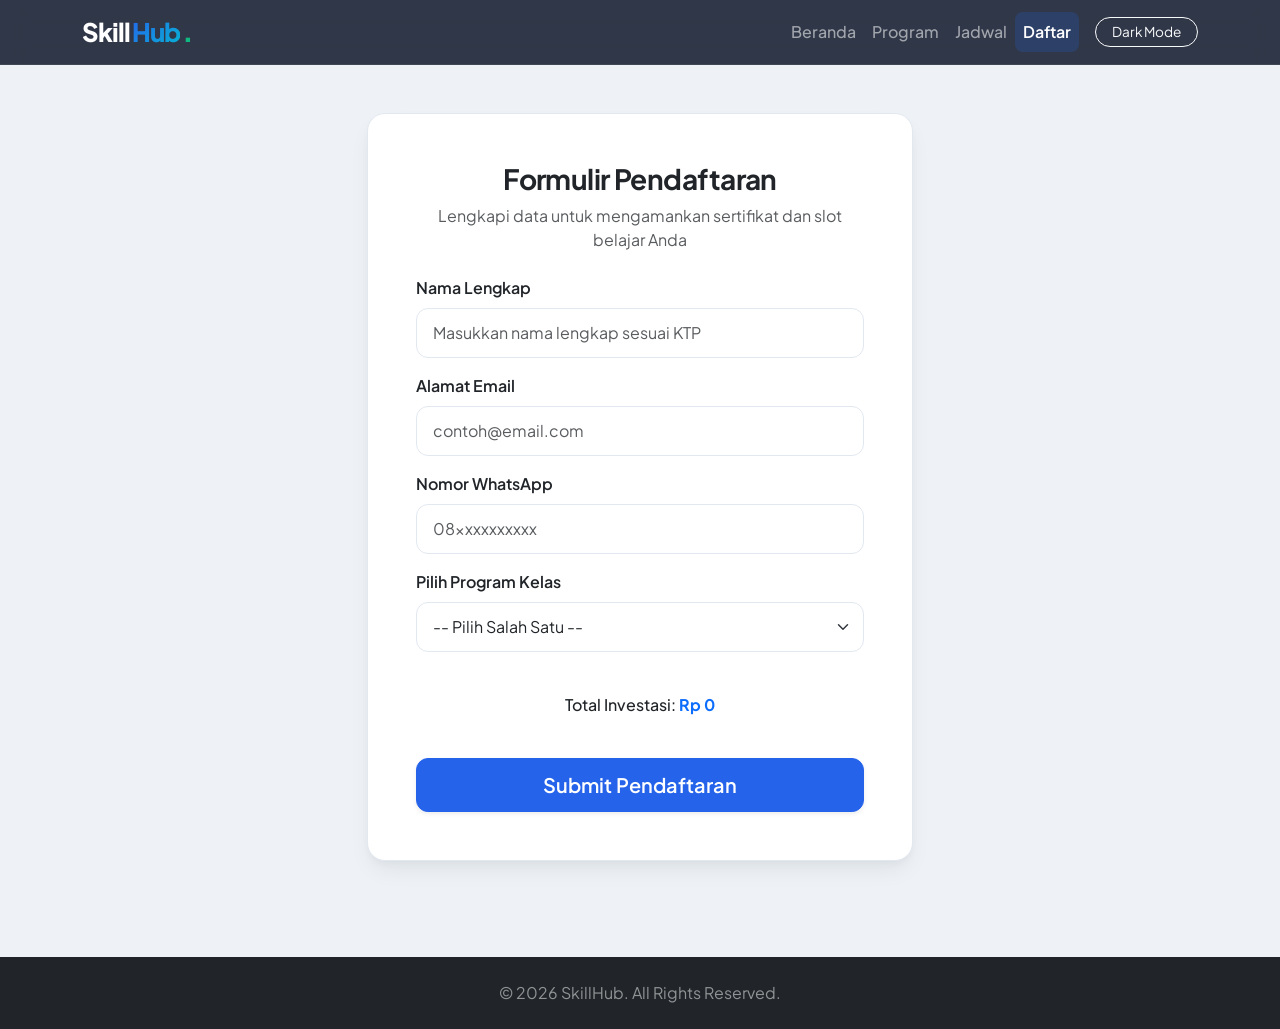
<file: daftar.html>
<!DOCTYPE html>
<html lang="id">
<head>
    <meta charset="UTF-8">
    <meta name="viewport" content="width=device-width, initial-scale=1.0">
    <title>SkillHub - Registrasi</title>
    <link href="https://cdn.jsdelivr.net/npm/bootstrap@5.3.0/dist/css/bootstrap.min.css" rel="stylesheet">
    <link rel="stylesheet" href="css/style.css">
</head>
<body>

    <nav class="navbar navbar-expand-lg navbar-dark sticky-top">
        <div class="container">
            <a class="navbar-brand premium-logo" href="index.html"> Skill<span class="hub-text">Hub</span><span class="hub-dot">.</span></a>
            <button class="navbar-toggler" type="button" data-bs-toggle="collapse" data-bs-target="#navbarNav">
                <span class="navbar-toggler-icon"></span>
            </button>
            <div class="collapse navbar-collapse" id="navbarNav">
                <ul class="navbar-nav ms-auto">
                    <li class="nav-item"><a class="nav-link" href="index.html">Beranda</a></li>
                    <li class="nav-item"><a class="nav-link" href="katalog.html">Program</a></li>
                    <li class="nav-item"><a class="nav-link" href="jadwal.html">Jadwal</a></li>
                    <li class="nav-item"><a class="nav-link active" href="daftar.html">Daftar</a></li>
                </ul>
            </div>
        </div>
    </nav>

    <main class="container py-5">
        <div class="row">
            <div class="col-lg-6 mx-auto">
                <div class="card p-4 p-md-5 border-0 shadow-sm rounded-4">
                    <h3 class="fw-bold text-center mb-2">Formulir Pendaftaran</h3>
                    <p class="text-muted text-center mb-4 style-sub">Lengkapi data untuk mengamankan sertifikat dan slot belajar Anda</p>
                    
                    <div id="alertBox"></div>

                    <form id="registrationForm">
                        <div class="mb-3">
                            <label for="fullName" class="form-label fw-semibold">Nama Lengkap</label>
                            <input type="text" class="form-control" id="fullName" placeholder="Masukkan nama lengkap sesuai KTP">
                        </div>
                        <div class="mb-3">
                            <label for="userEmail" class="form-label fw-semibold">Alamat Email</label>
                            <input type="email" class="form-control" id="userEmail" placeholder="contoh@email.com">
                        </div>
                        <div class="mb-3">
                            <label for="userPhone" class="form-label fw-semibold">Nomor WhatsApp</label>
                            <input type="text" class="form-control" id="userPhone" placeholder="08xxxxxxxxxx">
                        </div>
                        <div class="mb-4">
                            <label for="programSelect" class="form-label fw-semibold">Pilih Program Kelas</label>
                            <select class="form-select" id="programSelect">
                                <option value="" selected disabled>-- Pilih Salah Satu --</option>
                                <option value="data">Data Analyst Comprehensive Bootcamp</option>
                                <option value="excel">Microsoft Excel Advanced Masterclass</option>
                            </select>
                        </div>

                        <div class="alert text-center py-3 mb-4 fw-medium" id="priceDisplay">
                            Total Investasi: <strong class="text-primary">Rp 0</strong>
                        </div>

                        <button type="submit" class="btn btn-primary w-100 btn-lg shadow-sm">Submit Pendaftaran</button>
                    </form>
                </div>
            </div>
        </div>
    </main>

    <footer class="bg-dark text-white text-center py-4 mt-5">
        <p class="mb-0 text-white-50">&copy; 2026 SkillHub. All Rights Reserved.</p>
    </footer>

    <script src="https://cdn.jsdelivr.net/npm/bootstrap@5.3.0/dist/js/bootstrap.bundle.min.js"></script>
    <script src="js/script.js"></script>
</body>
</html>
</file>
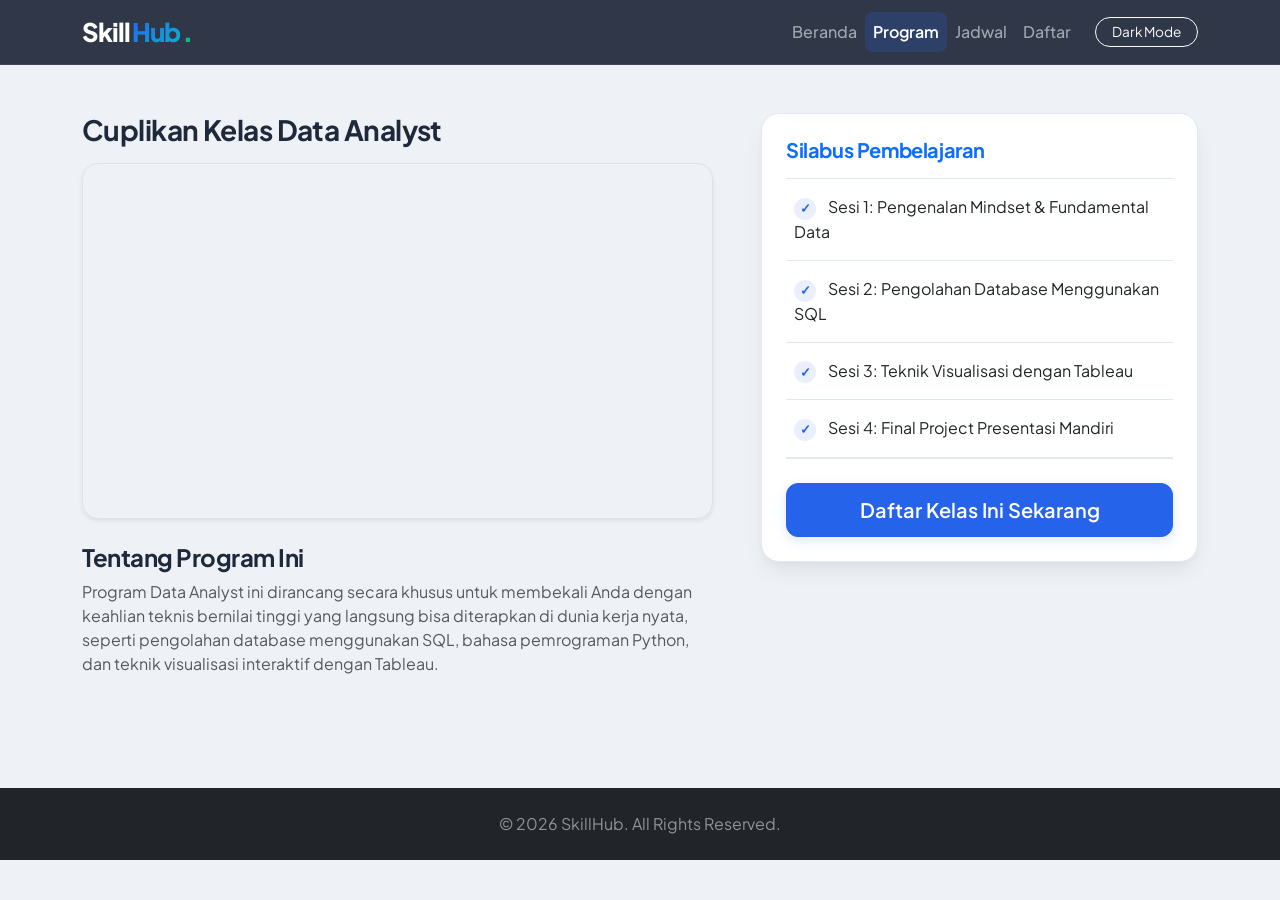
<file: detail-program.html>
<!DOCTYPE html>
<html lang="id">
<head>
    <meta charset="UTF-8">
    <meta name="viewport" content="width=device-width, initial-scale=1.0">
    <title>SkillHub - Detail Program</title>
    <link href="https://cdn.jsdelivr.net/npm/bootstrap@5.3.0/dist/css/bootstrap.min.css" rel="stylesheet">
    <link rel="stylesheet" href="css/style.css">
</head>
<body>

    <nav class="navbar navbar-expand-lg navbar-dark sticky-top">
        <div class="container">
            <a class="navbar-brand premium-logo" href="index.html"> Skill<span class="hub-text">Hub</span><span class="hub-dot">.</span></a>
            <button class="navbar-toggler" type="button" data-bs-toggle="collapse" data-bs-target="#navbarNav">
                <span class="navbar-toggler-icon"></span>
            </button>
            <div class="collapse navbar-collapse" id="navbarNav">
                <ul class="navbar-nav ms-auto">
                    <li class="nav-item"><a class="nav-link" href="index.html">Beranda</a></li>
                    <li class="nav-item"><a class="nav-link active" href="katalog.html">Program</a></li>
                    <li class="nav-item"><a class="nav-link" href="jadwal.html">Jadwal</a></li>
                    <li class="nav-item"><a class="nav-link" href="daftar.html">Daftar</a></li>
                </ul>
            </div>
        </div>
    </nav>

    <main class="container py-5">
        <div class="row g-5">
            <div class="col-lg-7">
                <!-- Judul dinamis -->
                <h3 id="programTitle" class="fw-bold mb-3">Memuat Informasi Kelas...</h3>
                
                <div class="ratio ratio-16x9 rounded-4 overflow-hidden shadow-sm border mb-4">
                    <!-- Video dinamis -->
                    <iframe id="programVideo" src="" title="YouTube video player" frameborder="0" allow="accelerometer; autoplay; clipboard-write; encrypted-media; gyroscope; picture-in-picture; web-share" referrerpolicy="strict-origin-when-cross-origin" allowfullscreen></iframe>
                </div>

                <h4 class="fw-bold mt-4">Tentang Program Ini</h4>
                <!-- Deskripsi dinamis -->
                <p id="programDesc" class="text-muted text-justify">Silakan tunggu sebentar, sedang memuat detail program dari server...</p>
            </div>
            
            <div class="col-lg-5">
                <div class="card p-4 border-0 shadow-sm position-sticky" style="top: 100px;">
                    <h5 class="fw-bold mb-3 text-primary">Silabus Pembelajaran</h5>
                    <!-- Silabus dinamis -->
                    <ul id="syllabusList" class="list-group list-group-flush mb-4 bg-transparent">
                        <li class="list-group-item bg-transparent border-0 text-muted">Memuat kurikulum...</li>
                    </ul>
                    <a href="daftar.html" class="btn btn-primary w-100 btn-lg">Daftar Kelas Ini Sekarang</a>
                </div>
            </div>
        </div>
    </main>

    <footer class="bg-dark text-white text-center py-4 mt-5">
        <p class="mb-0 text-white-50">&copy; 2026 SkillHub. All Rights Reserved.</p>
    </footer>

    <script src="https://cdn.jsdelivr.net/npm/bootstrap@5.3.0/dist/js/bootstrap.bundle.min.js"></script>
    <script src="js/script.js"></script>
</body>
</html>
</file>
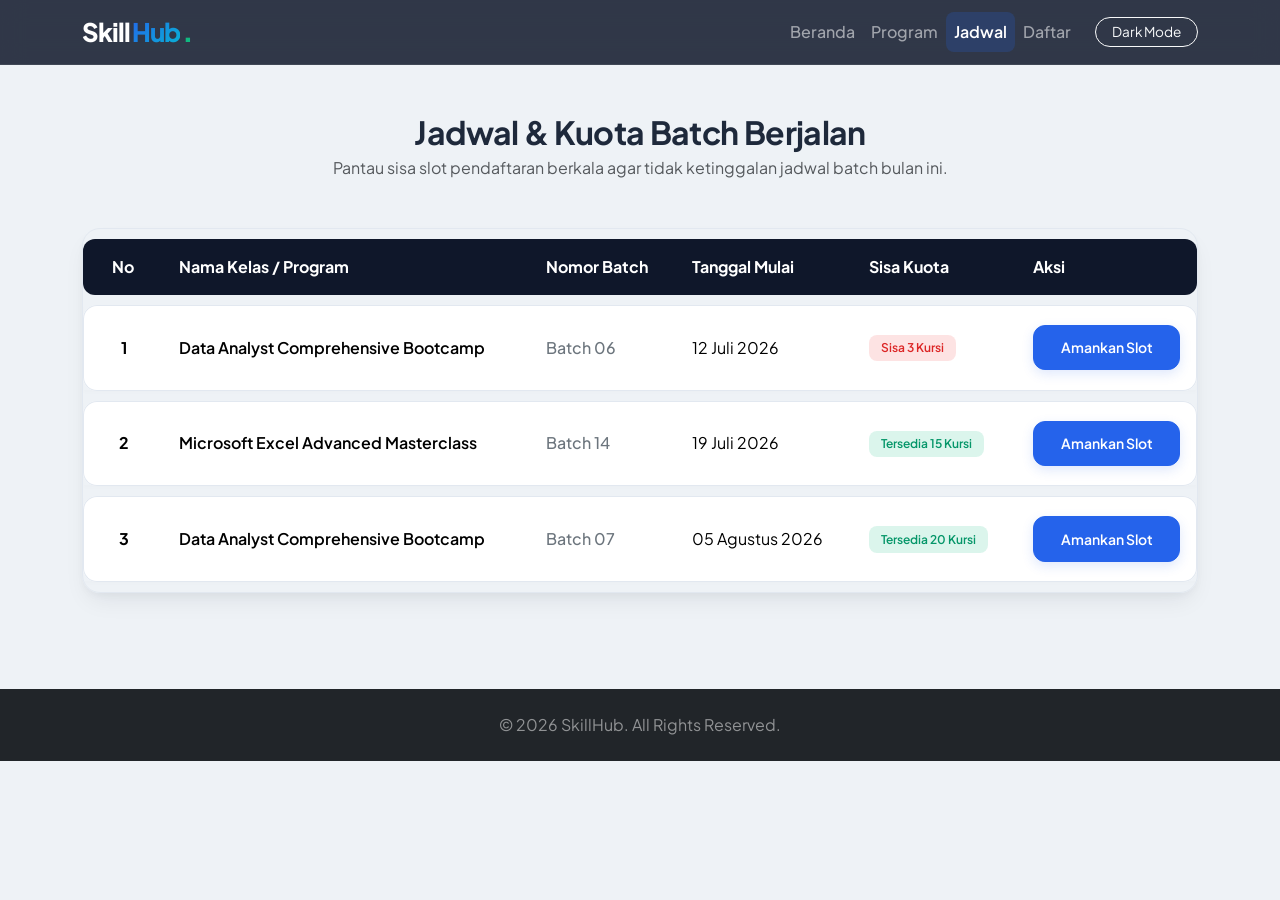
<file: jadwal.html>
<!DOCTYPE html>
<html lang="id">
<head>
    <meta charset="UTF-8">
    <meta name="viewport" content="width=device-width, initial-scale=1.0">
    <title>SkillHub - Jadwal</title>
    <link href="https://cdn.jsdelivr.net/npm/bootstrap@5.3.0/dist/css/bootstrap.min.css" rel="stylesheet">
    <link rel="stylesheet" href="css/style.css">
</head>
<body>

    <nav class="navbar navbar-expand-lg navbar-dark sticky-top">
        <div class="container">
            <a class="navbar-brand premium-logo" href="index.html"> Skill<span class="hub-text">Hub</span><span class="hub-dot">.</span></a>
            <button class="navbar-toggler" type="button" data-bs-toggle="collapse" data-bs-target="#navbarNav">
                <span class="navbar-toggler-icon"></span>
            </button>
            <div class="collapse navbar-collapse" id="navbarNav">
                <ul class="navbar-nav ms-auto">
                    <li class="nav-item"><a class="nav-link" href="index.html">Beranda</a></li>
                    <li class="nav-item"><a class="nav-link" href="katalog.html">Program</a></li>
                    <li class="nav-item"><a class="nav-link active" href="jadwal.html">Jadwal</a></li>
                    <li class="nav-item"><a class="nav-link" href="daftar.html">Daftar</a></li>
                </ul>
            </div>
        </div>
    </nav>

    <main class="container py-5">
        <div class="text-center mb-5">
            <h2 class="fw-bold mb-1">Jadwal & Kuota Batch Berjalan</h2>
            <p class="text-muted">Pantau sisa slot pendaftaran berkala agar tidak ketinggalan jadwal batch bulan ini.</p>
        </div>

        <div class="card border-0 bg-transparent shadow-none overflow-hidden">
            <div class="table-responsive">
                <table class="table table-hover align-middle mb-0">
                    <thead>
                        <tr>
                            <th scope="col" class="ps-4 text-center" style="width: 80px;">No</th>
                            <th scope="col">Nama Kelas / Program</th>
                            <th scope="col">Nomor Batch</th>
                            <th scope="col">Tanggal Mulai</th>
                            <th scope="col">Sisa Kuota</th>
                            <th scope="col" class="pe-4" style="width: 180px;">Aksi</th>
                        </tr>
                    </thead>
                    <tbody>
                        <tr>
                            <td class="ps-4 fw-bold text-center">1</td>
                            <td class="fw-semibold">Data Analyst Comprehensive Bootcamp</td>
                            <td><span class="text-secondary fw-medium">Batch 06</span></td>
                            <td>12 Juli 2026</td>
                            <td><span class="badge bg-danger">Sisa 3 Kursi</span></td>
                            <td class="pe-4"><a href="daftar.html" class="btn btn-sm btn-primary w-100">Amankan Slot</a></td>
                        </tr>
                        <tr>
                            <td class="ps-4 fw-bold text-center">2</td>
                            <td class="fw-semibold">Microsoft Excel Advanced Masterclass</td>
                            <td><span class="text-secondary fw-medium">Batch 14</span></td>
                            <td>19 Juli 2026</td>
                            <td><span class="badge bg-success">Tersedia 15 Kursi</span></td>
                            <td class="pe-4"><a href="daftar.html" class="btn btn-sm btn-primary w-100">Amankan Slot</a></td>
                        </tr>
                        <tr>
                            <td class="ps-4 fw-bold text-center">3</td>
                            <td class="fw-semibold">Data Analyst Comprehensive Bootcamp</td>
                            <td><span class="text-secondary fw-medium">Batch 07</span></td>
                            <td>05 Agustus 2026</td>
                            <td><span class="badge bg-success">Tersedia 20 Kursi</span></td>
                            <td class="pe-4"><a href="daftar.html" class="btn btn-sm btn-primary w-100">Amankan Slot</a></td>
                        </tr>
                    </tbody>
                </table>
            </div>
        </div>
    </main>

    <footer class="bg-dark text-white text-center py-4 mt-5">
        <p class="mb-0 text-white-50">&copy; 2026 SkillHub. All Rights Reserved.</p>
    </footer>

    <script src="https://cdn.jsdelivr.net/npm/bootstrap@5.3.0/dist/js/bootstrap.bundle.min.js"></script>
    <script src="js/script.js"></script>
</body>
</html>
</file>
<file: css/style.css>
@import url('https://fonts.googleapis.com/css2?family=Plus+Jakarta+Sans:wght@400;500;600;700;800&display=swap');

:root {
    --primary-color: #2563eb;
    --primary-hover: #1d4ed8;
    --dark-bg: #0f172a;
    --light-bg: #eef2f6;
    --card-border: #e2e8f0;
    --text-main: #1e293b;
    --text-muted: #64748b;
}

[data-bs-theme="dark"] {
    --light-bg: #090d16;
    --card-border: #1e293b;
    --text-main: #f1f5f9;
    --text-muted: #94a3b8;
}

body {
    font-family: 'Plus Jakarta Sans', sans-serif;
    background-color: var(--light-bg) !important;
    color: var(--text-main);
    transition: background-color 0.3s ease, color 0.3s ease;
}

h1, h2, h3, h4, h5, h6 {
    font-weight: 700;
    letter-spacing: -0.02em;
}

.navbar {
    background-color: rgba(15, 23, 42, 0.85) !important;
    backdrop-filter: blur(12px);
    -webkit-backdrop-filter: blur(12px);
    border-bottom: 1px solid rgba(255, 255, 255, 0.08);
}

.premium-logo {
    font-family: 'Plus Jakarta Sans', sans-serif;
    font-size: 1.6rem !important;
    font-weight: 800;
    letter-spacing: -0.04em;
    color: #ffffff !important; /* Tulisan 'Skill' berwarna putih */
    text-decoration: none;
    display: flex;
    align-items: baseline;
    transition: transform 0.3s cubic-bezier(0.4, 0, 0.2, 1);
}

[data-bs-theme="light"] .premium-logo {
    color: #ffffff !important; 
}

.premium-logo .hub-text {
    background: linear-gradient(135deg, #2563eb, #06b6d4);
    -webkit-background-clip: text;
    -webkit-text-fill-color: transparent;
    background-clip: text;
    color: transparent;
    margin-left: 2px;
}

.premium-logo .hub-dot {
    color: #10b981;
    font-size: 1.8rem;
    line-height: 0;
    margin-left: 2px;
}

.premium-logo:hover {
    transform: scale(1.05);
}

.nav-link {
    font-weight: 500;
    border-radius: 8px;
    transition: all 0.2s ease;
}

.nav-link:hover {
    background-color: rgba(255, 255, 255, 0.08);
}

.nav-link.active {
    background-color: rgba(37, 99, 235, 0.2) !important;
    font-weight: 600;
}

.btn-primary {
    background-color: var(--primary-color) !important;
    border-color: var(--primary-color) !important;
    font-weight: 600;
    border-radius: 12px;
    padding: 0.7rem 1.6rem;
    box-shadow: 0 4px 12px rgba(37, 99, 235, 0.15);
    transition: all 0.25s cubic-bezier(0.4, 0, 0.2, 1) !important;
}

.btn-primary:hover {
    background-color: var(--primary-hover) !important;
    transform: translateY(-2px);
    box-shadow: 0 8px 20px rgba(29, 78, 216, 0.25);
}

.btn-outline-secondary {
    border-radius: 12px;
    font-weight: 600;
    transition: all 0.2s ease;
}

.card, .course-card .card {
    border: 1px solid var(--card-border) !important;
    border-radius: 18px !important;
    box-shadow: 0 12px 24px -6px rgba(15, 23, 42, 0.08), 0 4px 8px -2px rgba(15, 23, 42, 0.04) !important;
    transition: all 0.3s cubic-bezier(0.4, 0, 0.2, 1);
}

.course-card .card:hover {
    transform: translateY(-6px);
    box-shadow: 0 20px 25px -5px rgba(15, 23, 42, 0.08) !important;
    border-color: rgba(37, 99, 235, 0.3) !important;
}

.card-img-top {
    height: 200px;
    object-fit: cover;
}

.form-control, .form-select {
    border-radius: 12px;
    padding: 0.75rem 1rem;
    border: 1px solid var(--card-border);
}

.form-control:focus, .form-select:focus {
    box-shadow: 0 0 0 4px rgba(37, 99, 235, 0.15);
}

.table {
    border-collapse: separate !important;
    border-spacing: 0 10px !important;
}

.table thead th {
    background-color: #0f172a !important;
    color: #ffffff !important;
    padding: 1rem !important;
    border: none !important;
}

.table thead th:first-child { border-top-left-radius: 12px; border-bottom-left-radius: 12px; }
.table thead th:last-child { border-top-right-radius: 12px; border-bottom-right-radius: 12px; }

.table tbody tr {
    background-color: var(--bs-card-bg) !important;
    box-shadow: 0 2px 4px rgba(0,0,0,0.01);
    transition: all 0.2s ease;
}

.table tbody tr:hover {
    transform: scale(1.005);
    box-shadow: 0 8px 16px rgba(0,0,0,0.03);
}

.table tbody td {
    padding: 1.2rem 1rem !important;
    border-top: 1px solid var(--card-border) !important;
    border-bottom: 1px solid var(--card-border) !important;
}

.table tbody tr td:first-child { border-left: 1px solid var(--card-border) !important; border-top-left-radius: 14px; border-bottom-left-radius: 14px; }
.table tbody tr td:last-child { border-right: 1px solid var(--card-border) !important; border-top-right-radius: 14px; border-bottom-right-radius: 14px; }

.badge {
    padding: 0.6em 1em;
    border-radius: 8px;
    font-weight: 600;
}

.bg-success { background-color: rgba(16, 185, 129, 0.15) !important; color: #059669 !important; }
.bg-danger { background-color: rgba(239, 68, 68, 0.15) !important; color: #dc2626 !important; }

.list-group-item {
    padding: 1rem 0.5rem !important;
    border-bottom: 1px solid var(--card-border) !important;
}

.list-group-item::before {
    content: "✓";
    color: var(--primary-color);
    font-weight: bold;
    margin-right: 12px;
    background: rgba(37, 99, 235, 0.1);
    width: 22px;
    height: 22px;
    display: inline-flex;
    align-items: center;
    justify-content: center;
    border-radius: 50%;
    font-size: 0.8rem;
}
</file>
